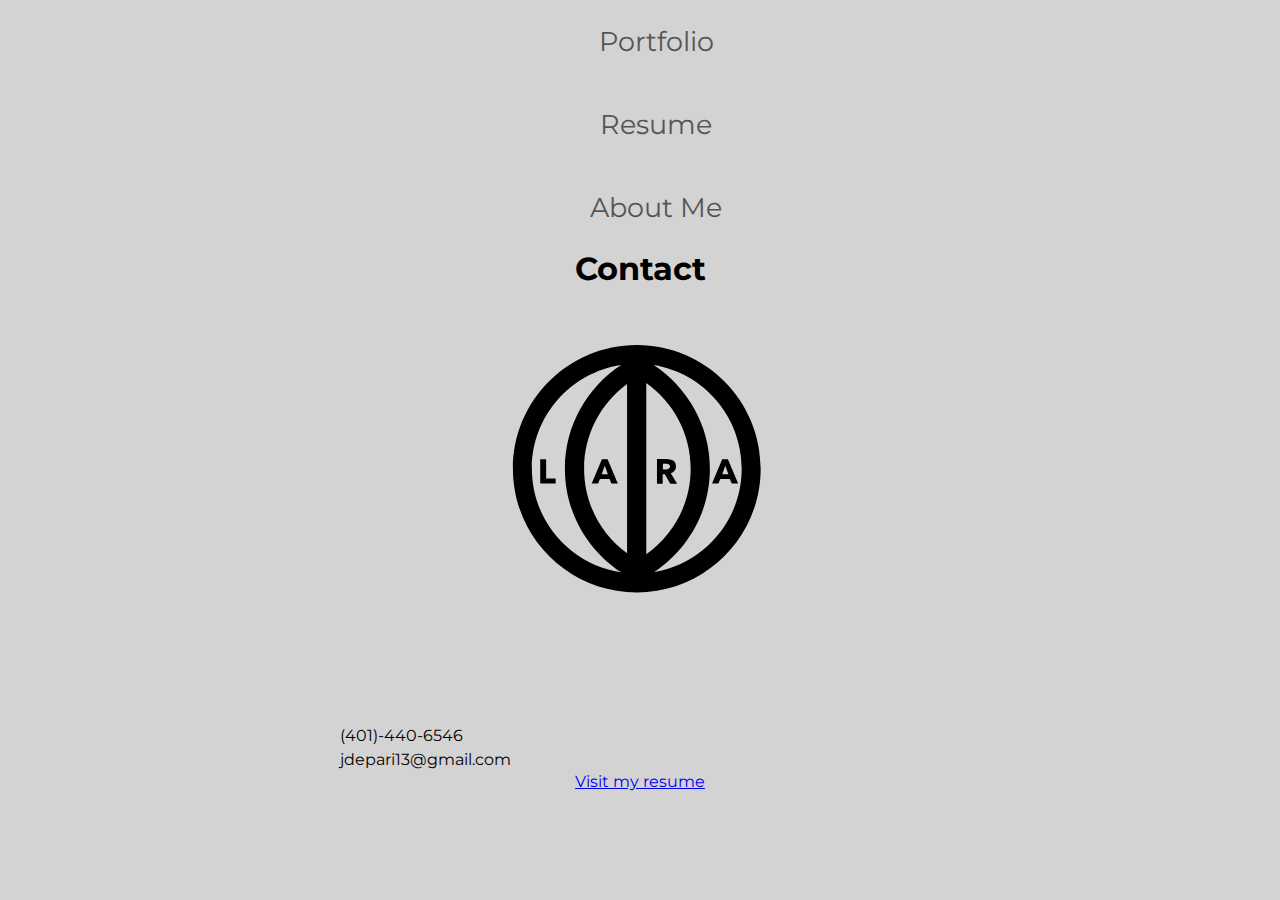
<file: contact.html>
<!DOCTYPE html>
<html>
  <head>
    <meta charset="utf-8" />
    <meta http-equiv="X-UA-Compatible" content="IE=edge" />
    <title>Jill DePari</title>
    <meta name="viewport" content="width=device-width, initial-scale=1" />
    <link rel="stylesheet" href="https://cdnjs.cloudflare.com/ajax/libs/animate.css/3.7.2/animate.min.css">
    <link rel="stylesheet" type="text/css" media="screen" href="main.css" />
    <link
      href="https://fonts.googleapis.com/css?family=Montserrat:400,600,600i,800&display=swap"
      rel="stylesheet"/>
    </head>
   
    <body>
      <!-- navbar -->
      <div>
        <nav>
          <ul>
              
              <li><a href="index.html">Portfolio</a></li>
             <li><a href="#resume">Resume</a></li>
             <li><a href="about.html">About Me</a></li>
            </ul>
          </nav>
        </div>
      </div>
    </div>
    
    <!-- contact section -->
    <section class="contact content regular-wrapper">
      <div class="contact-title"><h1>Contact</h1>
      </div>
      <div class="logo-svg"><img src="/images/laraLogo_black.svg" alt=""></div>
      <div class="contact-wrapper">
          <p>(401)-440-6546</p>
          <p>jdepari13@gmail.com</p>
          <a class="resume" href="images/resume_image/webtype_resume.pdf">Visit my resume</a></p>
      </div>
  </section>
</body>
</html>
</file>
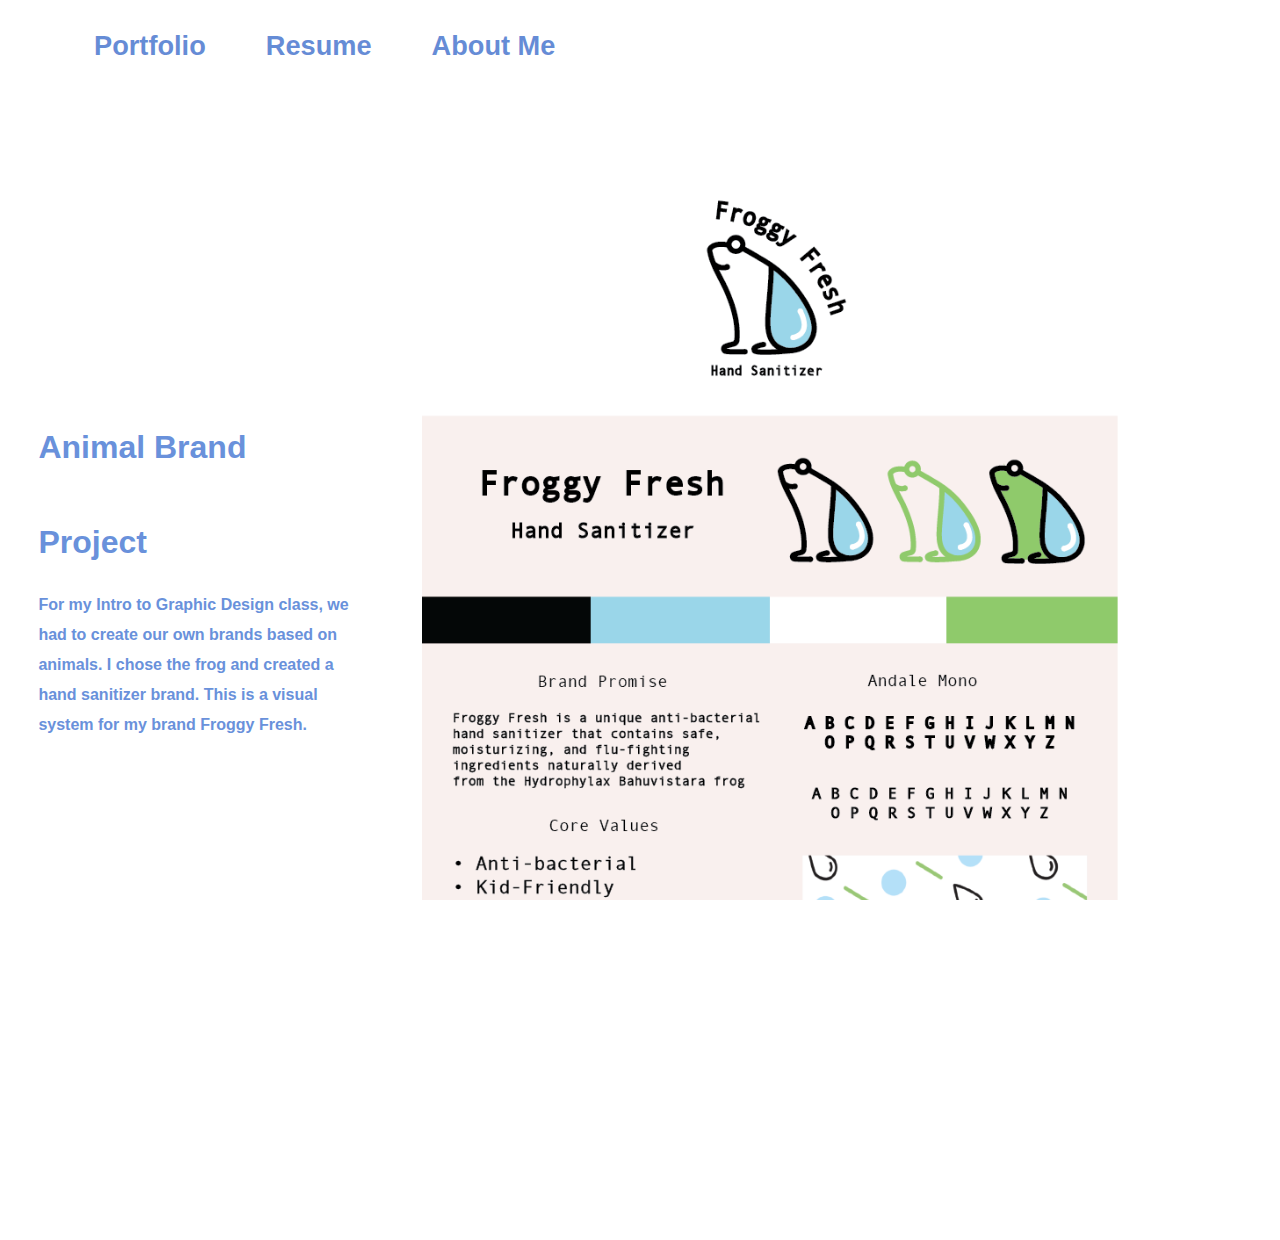
<file: project1.html>
<!DOCTYPE html>
<!-- <html lang="en"> -->
<head>
    <meta charset="UTF-8">
    <meta name="viewport" content="width=device-width, initial-scale=1.0">
    <link rel="stylesheet" href="parallax.css">
    <link rel="stylesheet" href="interaction.css">
    <link rel="stylesheet" href="style.css">
    <link href="https://fonts.googleapis.com/css?family=Work+Sans:500" rel="stylesheet">
    
    <title>Project1</title>
</head>

<body>
      <!-- navbar -->
      <nav>
        <ul>
            
            <li><a href="index.html">Portfolio</a></li>
           <li><a href="resume.html">Resume</a></li>
           <li><a href="about.html">About Me</a></li>
          </ul>
        </nav>
         
        <div class= project1_image> 
          <img src="images/project_1/ DePari_Jill_visual_system _4-20-20.png"></div>
          <div class="project1">
          <h1>Animal Brand Project</h1>
          <p>For my Intro to Graphic Design class, we had to create our own brands based on animals. I chose the frog and created a hand sanitizer brand. This is a visual system for my brand Froggy Fresh.</p>
        </div>
        </div>
          
        


            
</body>
</html>
</file>
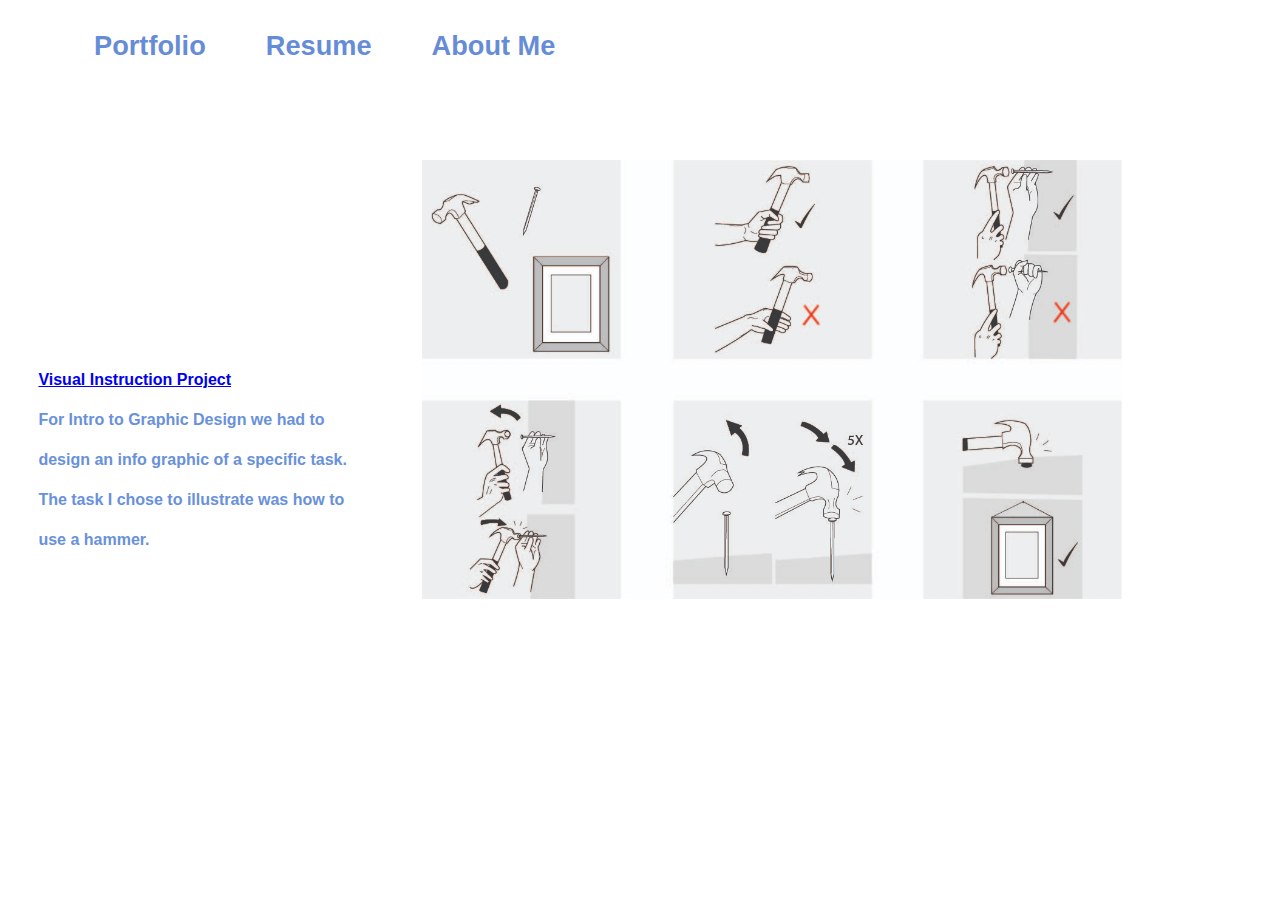
<file: project3.html>
<!DOCTYPE html>
<html lang="en">
<head>
    <meta charset="UTF-8">
    <meta name="viewport" content="width=device-width, initial-scale=1.0">
    <link rel="stylesheet" href="parallax.css">
    <link rel="stylesheet" href="interaction.css">
    <link rel="stylesheet" href="style.css">
    <link href="https://fonts.googleapis.com/css?family=Work+Sans:500" rel="stylesheet">
    
    <title>Project 3</title>
</head>

<body>
      <!-- navbar -->
      <nav>
        <ul>
            
            <li><a href="index.html">Portfolio</a></li>
           <li><a href="resume.html">Resume</a></li>
           <li><a href="about.html">About Me</a></li>
          </ul>
        </nav>
         
        <div class="project3">
        <div class= project3_image> 
          <img src="images/project_3/DePari_Jill_Visual_Instructions_4-22-20.jpg"></div>
          <div class="project3_text">
            <a href="images/project_3/DePari_Jill_Visual_Instructions_4-29-20.pdf"> <h1></h1>Visual Instruction Project</h1></a>
          <p>For Intro to Graphic Design we had to design an info graphic of a specific task. The task I chose to illustrate was how to use a hammer. </p>
        </div>
        </div>
        </div>
          
        


            
</body>
</html>
</file>
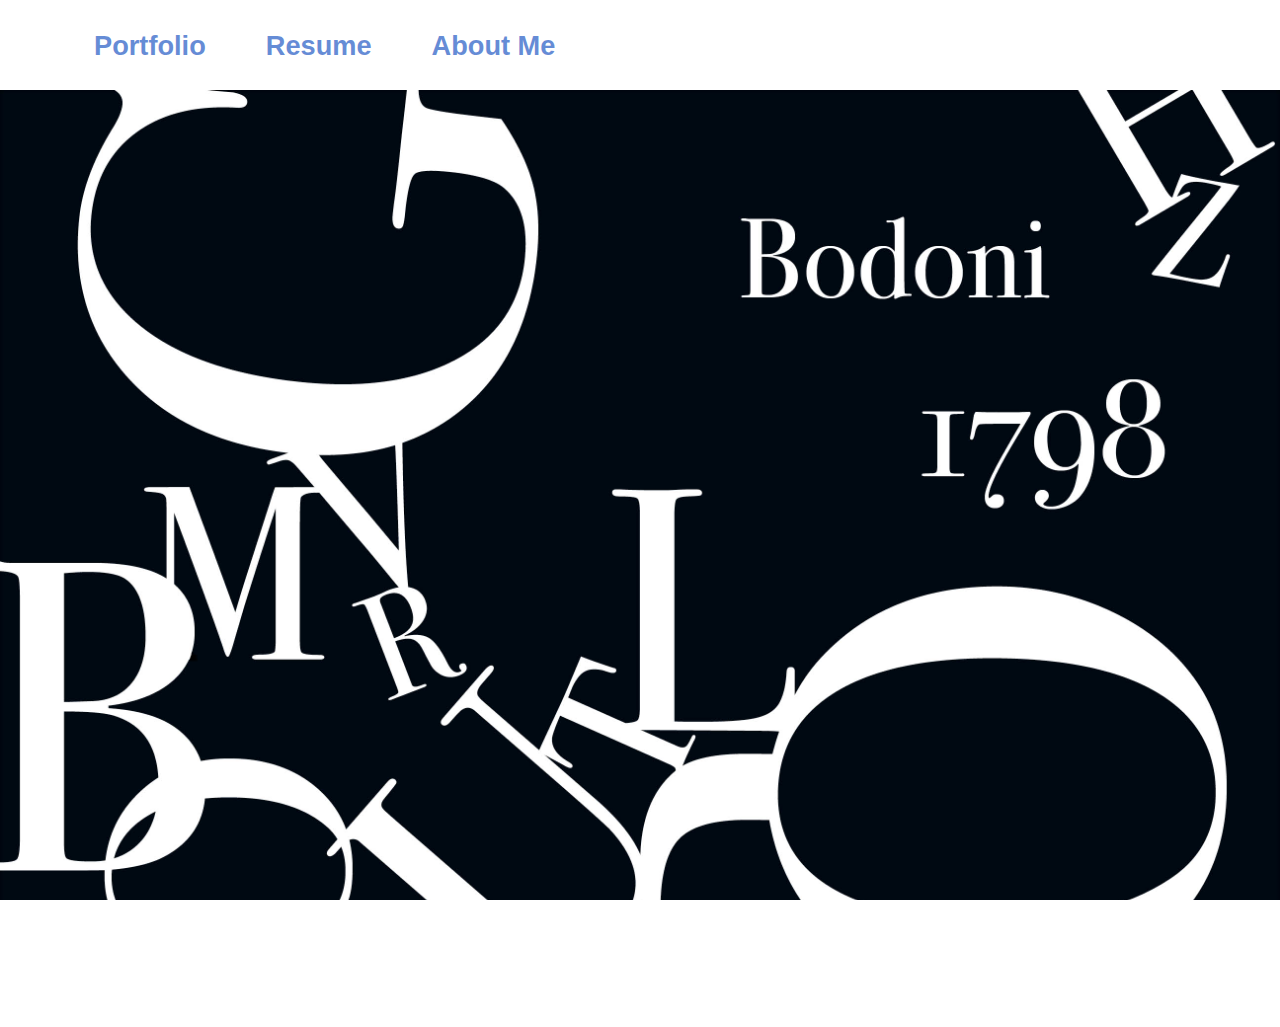
<file: project4.html>
<!DOCTYPE html>
<html lang="en">
<head>
    <meta charset="UTF-8">
    <meta name="viewport" content="width=device-width, initial-scale=1.0">
    <link rel="stylesheet" href="parallax.css">
    <link rel="stylesheet" href="interaction.css">
    <link rel="stylesheet" href="style.css">
    <link href="https://fonts.googleapis.com/css?family=Work+Sans:500" rel="stylesheet">
    
    <title>Project 4</title>
</head>

<body>
      <!-- navbar -->
      <nav>
        <ul>
            
            <li><a href="index.html">Portfolio</a></li>
           <li><a href="resume.html">Resume</a></li>
           <li><a href="about.html">About Me</a></li>
          </ul>
        </nav>
         
        <div class= project4_image> 
          <img src="images/project_4/Final Bodoni.jpg"></div>
          <div class="project4_text">
            <a href="images/project_4/Final Bodoni.pdf">
          <h1>Bodoni Poster</h1></a>
          <p>In typography I had to design a poster to showcase the typeface Bodoni. We were only allowed to use black and white.</p>
        </div>
        </div>
          
        


            
</body>
</html>
</file>
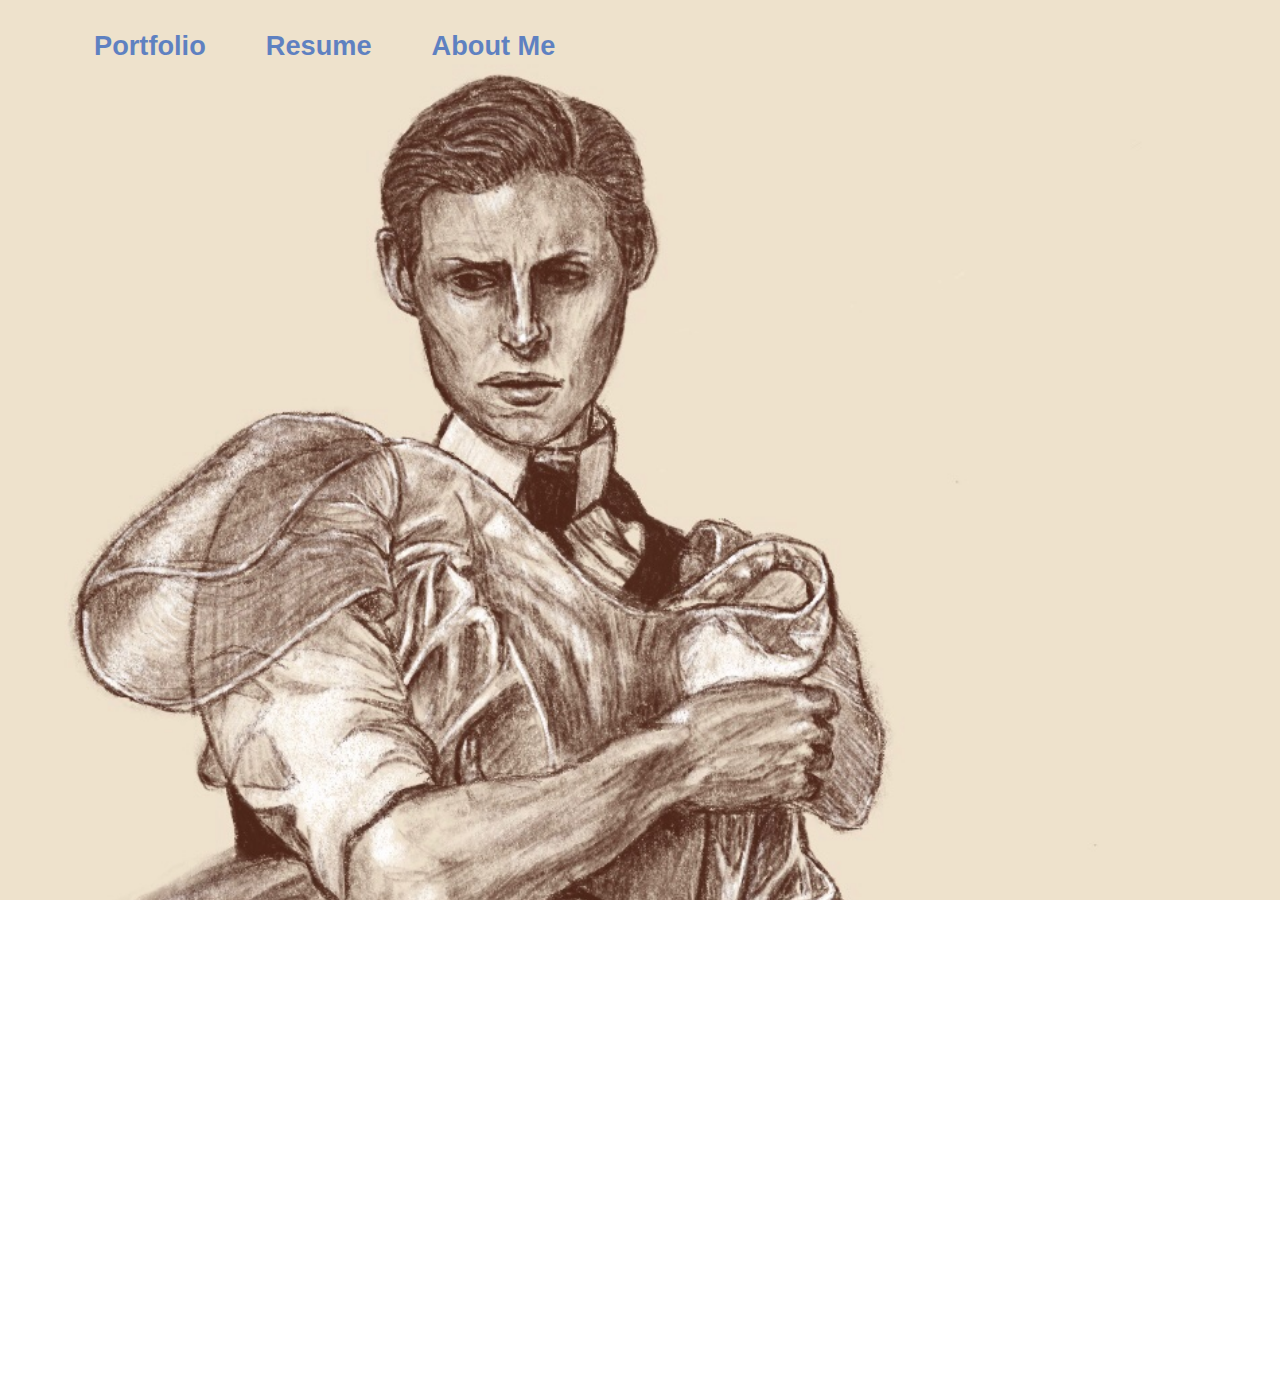
<file: project5.html>
<!DOCTYPE html>
<html lang="en">
<head>
    <meta charset="UTF-8">
    <meta name="viewport" content="width=device-width, initial-scale=1.0">
    <link rel="stylesheet" href="parallax.css">
    <link rel="stylesheet" href="interaction.css">
    <link rel="stylesheet" href="style.css">
    <link href="https://fonts.googleapis.com/css?family=Work+Sans:500" rel="stylesheet">
    
    <title>Project 5</title>
</head>

<body>
      <!-- navbar -->
      <nav>
        <ul>
            
            <li><a href="index.html">Portfolio</a></li>
           <li><a href="resume.html">Resume</a></li>
           <li><a href="about.html">About Me</a></li>
          </ul>
        </nav>
         
        <div class= project5_image> 
          <img src="images/project_5/Eddie_Redmayne.jpeg"></div>
          <div class="project5_text">
          <h1>Eddie Redmayne Illustration</h1>
          <p>An illustration of Eddie Redmayne I did in my free time on Procreate.</p>
        </div>
        </div>
          
        


            
</body>
</html>
</file>
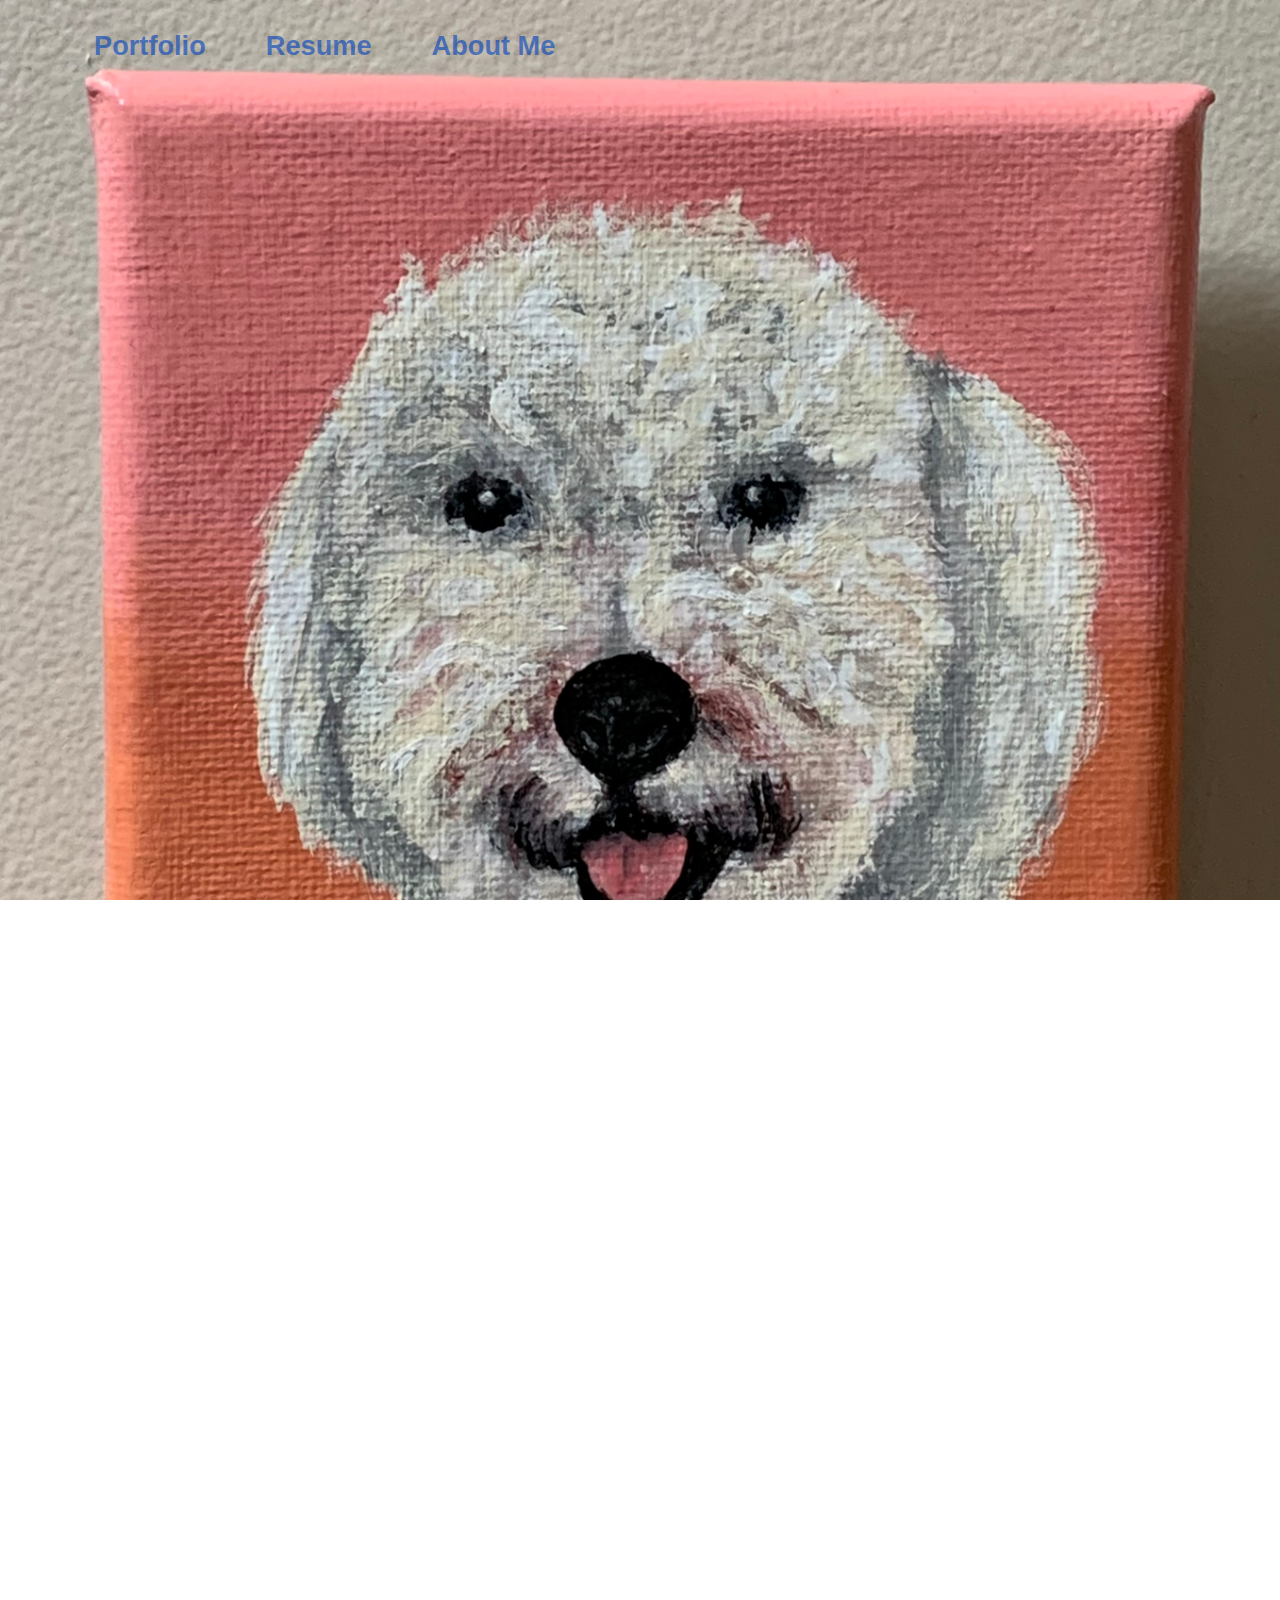
<file: project6.html>
<!DOCTYPE html>
<html lang="en">
<head>
    <meta charset="UTF-8">
    <meta name="viewport" content="width=device-width, initial-scale=1.0">
    <link rel="stylesheet" href="parallax.css">
    <link rel="stylesheet" href="interaction.css">
    <link rel="stylesheet" href="style.css">
    <link href="https://fonts.googleapis.com/css?family=Work+Sans:500" rel="stylesheet">
    
    <title>Project 6</title>
</head>

<body>
      <!-- navbar -->
      <nav>
        <ul>
            
            <li><a href="index.html">Portfolio</a></li>
           <li><a href="resume.html">Resume</a></li>
           <li><a href="about.html">About Me</a></li>
          </ul>
        </nav>
         
        <div class= project6_image> 
          <img src="images/IMG_4991.jpeg">
          <img src="images/IMG_1588.jpeg">
          <img src="images/IMG_1587.jpeg">
          <img src="images/IMG_1586.jpeg">
        </div>
          <div class="project6">
          <h1>Dog Paintings</h1>
          <p> Here are a few dog paintings I was comissioned to do last summer. Each one is 4x4 acrylic</p>
        </div>
        </div>
          
        


            
</body>
</html>
</file>
<file: main.css>
*{
  /* border:2px green dashed; */
  margin:0px;
  padding:0px; 
}

body{
    background-color: lightgray;
    font-family: 'Montserrat', sans-serif;
    min-width:100%;
}

/* what contains everything on the page */
.container{
  /* margin-right:3em; */
  min-width:100%;
  /* width:100%; */
  height:100vh;
  display:grid;
  grid-template-columns: 1fr;
  grid-template-rows: auto;
  grid-template-areas:
        "icon"
        "nav"
        "content"
        "footer";
}

/* step one: name your sections */
/* the sections of my about me page */
.icon,
 nav,
 .content,
 footer{
   padding-left: 3em;
   padding-right: 3em;
   text-align: center;
}

.icon svg {
  width:40%;
}

/* navigation bar styling */

nav{
  margin-left:2em;
  grid-area:nav;
  justify-content: center;
  text-align:center;
  padding-left:4em;
  padding-right: 4em;
}
nav ul {
  margin:0;
  padding:0;
  display:flex;
  justify-content: space-between;
  text-align: center;
}
nav li{
  padding: 1em 0;
  list-style-type: none;
  padding: 25px;
  font-size: 1.7em;
}

nav li a {
  color: black;
  font-weight: 400;
  opacity: 0.6;
  text-decoration: none;
  transition: .3s;
}

nav li a:hover {
  color:white;
  opacity: 1;
  text-decoration: none;
}


/* a:link {
    text-decoration: none;
  } */
  
a:visited {
    text-decoration: none;
  }

/* content section */
.content{
  grid-area:content;
  max-width:600px;
  margin: 0 auto;
  text-align: center;
  }

.content img{
  width: 60%;
  border-radius: 8%;
  margin-bottom: 4em;
}

.content p{
  text-align: left;
  font-size:1em;
  line-height: 1.5rem;
}
.paragraph2{
  text-indent: 2em;
}
/* the span tag that wrap starts off my paragraph */
.bigText {
  font-size:2em;
  padding-right:.5em;
}
footer{
  grid-area:footer;
}
footer p{
  font-size:2em;
}

footer li {
  display:inline;
}

footer ul {
  max-width: 640px;
  margin: 2em auto;
  padding:0;
  text-align: center;
  display: flex;
  flex-direction: row;
}
footer ul li{
  list-style: none;
  align-self:flex-end;
}
footer ul li a {
  text-decoration:none;
  color: black;
  opacity:.6;
  transition: .3s;
}
footer ul li a:hover {
  text-decoration:none;
  color:white;
}

footer svg {
  width:20%;
}

footer p{
  font-size: 1em;
}
/* grid system for desktop */
@media (min-width:1040px){
  .container{
    width:100%;
    height:100vh;
    display:grid;
    grid-template-columns: 300px 1fr;
    grid-template-rows: auto;
    grid-template-areas:
          "icon content"
          "nav content"
          "nav content"
          "footer footer";
  }
    nav ul{
      display: flex;
      justify-content: space-between;
      flex-direction: column;
    }
    .icon svg {
      width: 130%;
      padding-left:20px;
    }

  

}
</file>
<file: parallax.css>
.parallax-wrapper {
  width: 100vw;
  height:100vh;
  padding-top:20vh;
  box-sizing: border-box;
} 
 .regular-wrapper {
  z-index: 2;
  position: relative;
  height:100vh;
  padding-top:20vh;
  background-color: rgb(255, 255, 255);
} 

.regular-wrapper2 {
  z-index: 2;
  position: relative;
  padding-top:10vh;
  padding-bottom: 10vh;
  background-color: #FBB317;
}


.parallax-wrapper::before {
  content:"";
  width: 220vw;
  height: 190vh;
  background-image: url("/images/website_background.svg");
  background-position: bottom center;
  background-size: cover; 
   background-repeat: no-repeat; 
  position: absolute;
  z-index: -1;
} 


html { 
  overflow: hidden;
}

body {
  height: 100vh;
  perspective: 1px;
  transform-style: preserve-3d;
  overflow-x:hidden;
  overflow-y:auto;
}
.parallax-wrapper {
  transform-style: preserve-3d;
}

.parallax-wrapper::before {
  transform:translateZ(-1px) scale(2);
}

.parallax-wrapper::before {
  z-index: -1;
}
</file>
<file: interaction.css>
.hovereffect {
    width: 100%;
    height: 100%;
    float: left;
    overflow: hidden;
    position: relative;
    text-align: center;
    cursor: default;
  }
  
  .hovereffect .overlay {
    width: 100%;
    height: 100%;
    position: absolute;
    overflow: hidden;
    top: 0;
    left: 0;
  }
  
  .hovereffect img {
    width: 100%;
    height: 100%;
    display: block;
    position: relative;
    -webkit-transition: all 0.4s ease-in;
    transition: all 0.4s ease-in;
  }
  
  .hovereffect:hover img {
    filter:blur(3px);
    -webkit-filter: blur(3px);
    -webkit-transform: scale(1.2);
    -ms-transform: scale(1.2);
    transform: scale(1.2);
  }
  
  .hovereffect h2 {
    /* text-transform: uppercase; */
    text-align: center;
    position: relative;
    font-size: 1em;
    padding: 10px;
    font-family: 'Work Sans', sans-serif;
    /* color:#FFA100; */
  }
  
  .hovereffect p {
    display: inline-block;
    text-decoration: none;
    padding: 7px 14px;
    margin: 0;
    background-color: transparent;
  }
  
 
  
  .hovereffect p, .hovereffect h2 {
    -webkit-transform: scale(0.7);
    -ms-transform: scale(0.7);
    transform: scale(0.7);
    -webkit-transition: all 0.4s ease-in;
    transition: all 0.4s ease-in;
    opacity: 0;
    filter: alpha(opacity=0);
    color: #fff;
    text-transform: uppercase;
    font-family: 'Work Sans', sans-serif;
    font-weight: 200;
    margin-top:100px;
  }
  
  .hovereffect:hover p, .hovereffect:hover h2 {
    opacity: 1;
    filter: alpha(opacity=100);
    -webkit-transform: scale(1);
    -ms-transform: scale(1);
    transform: scale(1);
  }
</file>
<file: style.css>
* {
    font-family: 'Helvetica', sans-serif;
    margin: 0;
    padding: 0;
    /* background-image: url("images/websitebackgroundportfolio.svg"); */
    
    
}

.body {
        background-image: url("images/websitebackgroundportfolio.svg");

}

img {
    width: 100%;
    height: auto;
    
}

/* NAVBAR CSS */
nav{
    padding-left:4em;
    padding-right: 4em;
    /* TODO: figure out no longer staying fixed */
    position: fixed;
    width: 100%;
    top: 0;
    left: 0px;
    z-index:10;
  }

  nav ul {
    margin:0;
    padding:0;
    display:flex;
  }
  nav li{
    padding: 1em 0;
    list-style-type: none;
    padding: 30px;
    font-size: 1.7em;
  }
  
  nav li a {
    color:rgb(0, 65, 187);
    font-weight: 600;
    opacity: 0.6;
    text-decoration: none;
    transition: .3s;
  }
  
  nav li a:hover {
    color:#f37c90;
    opacity: 1;
    text-decoration: none;
  }

  /* HEADER CSS */
.header {
      position: relative;
      background-size: cover;
      background-repeat: no-repeat;
      height: 100vh;

}

.welcome { 
    text-align: center;
    padding-top: 15%;
    top: 200px;
    font-weight: 500;
    font-size:4em;
    color: #000000;
}

.parallax-wrapper {
    width: 100vw;
    height:100vh;
    padding-top:20vh;
    box-sizing: border-box;
}



#changingword {
  color:#2b5a9c;
      } 

.background {
    background-image: url("images/websitebackgroundportfolio.svg");
    background-size: fill;
    background-repeat: no-repeat;
    position: relative;
    right: 100px;
    bottom: 5px;
    width: 2180px;
}

  
/* IMAGE GALLERY CSS */
.image-gallery {
    /* background-image: url("images/websitebackgroundportfolio.svg");  */
    background-size: fill;
    display: grid;
    height: 50%;
    background-color: #f37c90;
    /* grid-template-columns: 1fr minmax(350px, 1fr)  minmax(350px, 1fr) minmax(350px, 1fr) 1fr; */
    grid-template-rows: auto;
    grid-gap: 80px;
    padding-top: 200px;
    padding-bottom: 60%;
    grid-template-areas:
    ". a b c ."
    ". d e f ."
    ;
}

.box-styling {
    height: 400px;
    background-color: rgb(110, 110, 110);
    /* clip-path: polygon(5% 5%, 100% 0%, 100% 75%, 75% 75%, 75% 100%, 50% 75%, 0% 75%); */
  }

.box-wrapper{
  height:360px;
  width: 390px;
  border-radius: 1%;
}
.box1 {
    grid-area: a;
    

}

.box2 {
    grid-area: b;
}

.box3 {
    grid-area: c;
}

.box4 {
    grid-area: d;
}

.box5 {
    grid-area: e;
}

.box6 {
    grid-area: f;
}

.bigText {
  font-size: 2em;
  padding-right: .5ch;
}

.resume {
  background-image: url(/images/websitebackgroundportfolio.svg);
  width: 100%;
  height: 200%;
  background-size: cover;
  background-repeat: no-repeat;
  position: relative;
}

.resume_image {
  position: fixed;
  left: 30%;
  top: 10%;
  width: 610px;
  height: fixed;
}





/* ABOUT ME CSS*/
.about_me {
    height: 100vh !important;
    background-color: rgb(253, 234, 212);
    background-color: fill;
}

.about_me img {
    height: 100%;
    margin: 0;
    background-size: cover;
    background-repeat: no-repeat;
    background-color: rgb(253, 234, 212);
  
}

.about_me p {
  position: static;
  top:500px;
  right: 200px;
  margin-left: 300px;
  margin-right: 100px;
  margin-top: 0px;
  margin-bottom: 700px;
  color:rgb(105, 145, 219);
  font-size: 2em;
  line-height: 2.5rem;
  font-family: 'EB Garamond', serif; 
  
}

.paragraph2{
  text-indent: 2em;
}

.about_me h1 {
  color:#f37c90;

}
/* the span tag that wrap starts off my paragraph */
.bigText {
  font-size:2em;
  padding-right:.5em;
}

.btn {
  border-radius: 12px;
  padding: 6px;
}
.btn:hover {
  box-shadow: 0 8px 16px 0 rgba(0,0,0,0.2), 0 6px 20px 0 rgba(0,0,0,0.19);
}

/* CONTACT CSS */
.contact {
    display: grid;
    justify-items: center;
    align-items: center;
    height: 25vh !important;
    padding-bottom: 50vh;
    background-color: burlywood !important;
    grid-template-columns: 3fr minmax(2fr, 1fr) minmax(2fr, 1fr) 3fr;
    grid-template-rows: auto;
    grid-template-areas:
    ". title title ."
    ". logo wrapper ."
    ;
}


.contact-title {
    font-size: 2em;
    grid-area: title;
    padding-bottom: 50px;
}

.logo-svg {
    width: 400px;
    grid-area: logo;
}

.contact-wrapper {
    grid-area: wrapper;
}


   /* footer section */
   footer{
    grid-area:footer;
  }
  footer p{
    font-size:2em;
  }
  footer li {
    display:inline;
  }
  footer ul {
    max-width: 640px;
    margin: 2em auto;
    padding:0;
    text-align: center;
    display: flex;
    flex-direction: row;
  }
  footer ul li{
    list-style: none;
    align-self:flex-end;
  }
  footer ul li a {
    text-decoration:none;
    color: black;
    opacity:.6;
    transition: .3s;
  }
  footer ul li a:hover {
    text-decoration:none;
    color:white;
  }
  footer svg {
    width:20%;
  }
  footer p{
    font-size: 1em;
  }

  .project1_image {
    height: 100px;
    width: 700px;
    padding-left: 33%;
    margin-top: 160px;
    

  }
  .project1 h1{
    line-height: 95px;;
    margin-top: 140px;
    
  }
  
  .project1 {
    
    background-repeat: none;
    
    color:rgb(105, 145, 219);
    font-weight: 600;
    padding-right: 72%;
    padding-left: 3%;
    line-height: 30px;
    
  }

  

  .project3_image {
    height: 100px;
    width: 700px;
    padding-left: 33%;
    margin-top: 160px;

  }
  .project3 h1{
    line-height: 200px;;
    margin-top: 100px;
  }
  
  .project3_text{
    /* background-image: url(/images/website_background_2.svg); */
    
    background-repeat: none;
    color:rgb(105, 145, 219);
    font-weight: 600;
    padding-right: 72%;
    padding-left: 3%;
    line-height: 40px;
  }

    .project3 {
      /* background-color: rgb(253, 234, 212); */
      /* background-image:url(/images/website_background_2.svg); */
      background-repeat: cover;
      
    }
  
    .project4_image {
      margin-top: 90px;
    }

    .project4_text{
      color:rgb(105, 145, 219);
      font-weight: 600;
  
      line-height: 40px;
    }


    .project5_image{

    }

    .project5_text{
      color:rgb(105, 145, 219);
    }

    .project6 h1{
      color:rgb(105, 145, 219);
    }
    .project6 p {
      color:rgb(105, 145, 219);
      line-height: 2em;
    }









  /* MEDIA QUERY FOR SMALL SCREENS */
 @media (max-width:1100px){
    .image-gallery {
      padding-bottom: 0px;
        margin-bottom: 600px;
        grid-template-columns: 1fr minmax(350px, 1fr) minmax(350px, 1fr) 1fr;
        grid-template-areas:
        ". a b ."
        ". c d ."
        ". e f ."
        ;
    }
 }

/* MEDIA QUERY FOR MOBILE */
 @media (max-width:735px){
     nav {
         padding-left: 0;
     }

    .image-gallery {
        padding-bottom: 200%;
        grid-template-columns: 1fr minmax(400px, 1fr) 1fr;
        grid-template-areas:
        ".a."
        ".b."
        ".c."
        ".d."
        ".e."
        ".f."
        ;
    }


    .about-me p {
      position: absolute;
      top:200px;
      right: 20px;
      margin-left: 1090px;
      margin-right: 100px;
      margin-top: 300px;
      color:rgb(105, 145, 219);
      font-size: 2em;
      line-height: 2.5rem;
    font-family: 'EB Garamond', serif; 
    }
    
  
 }
</file>
